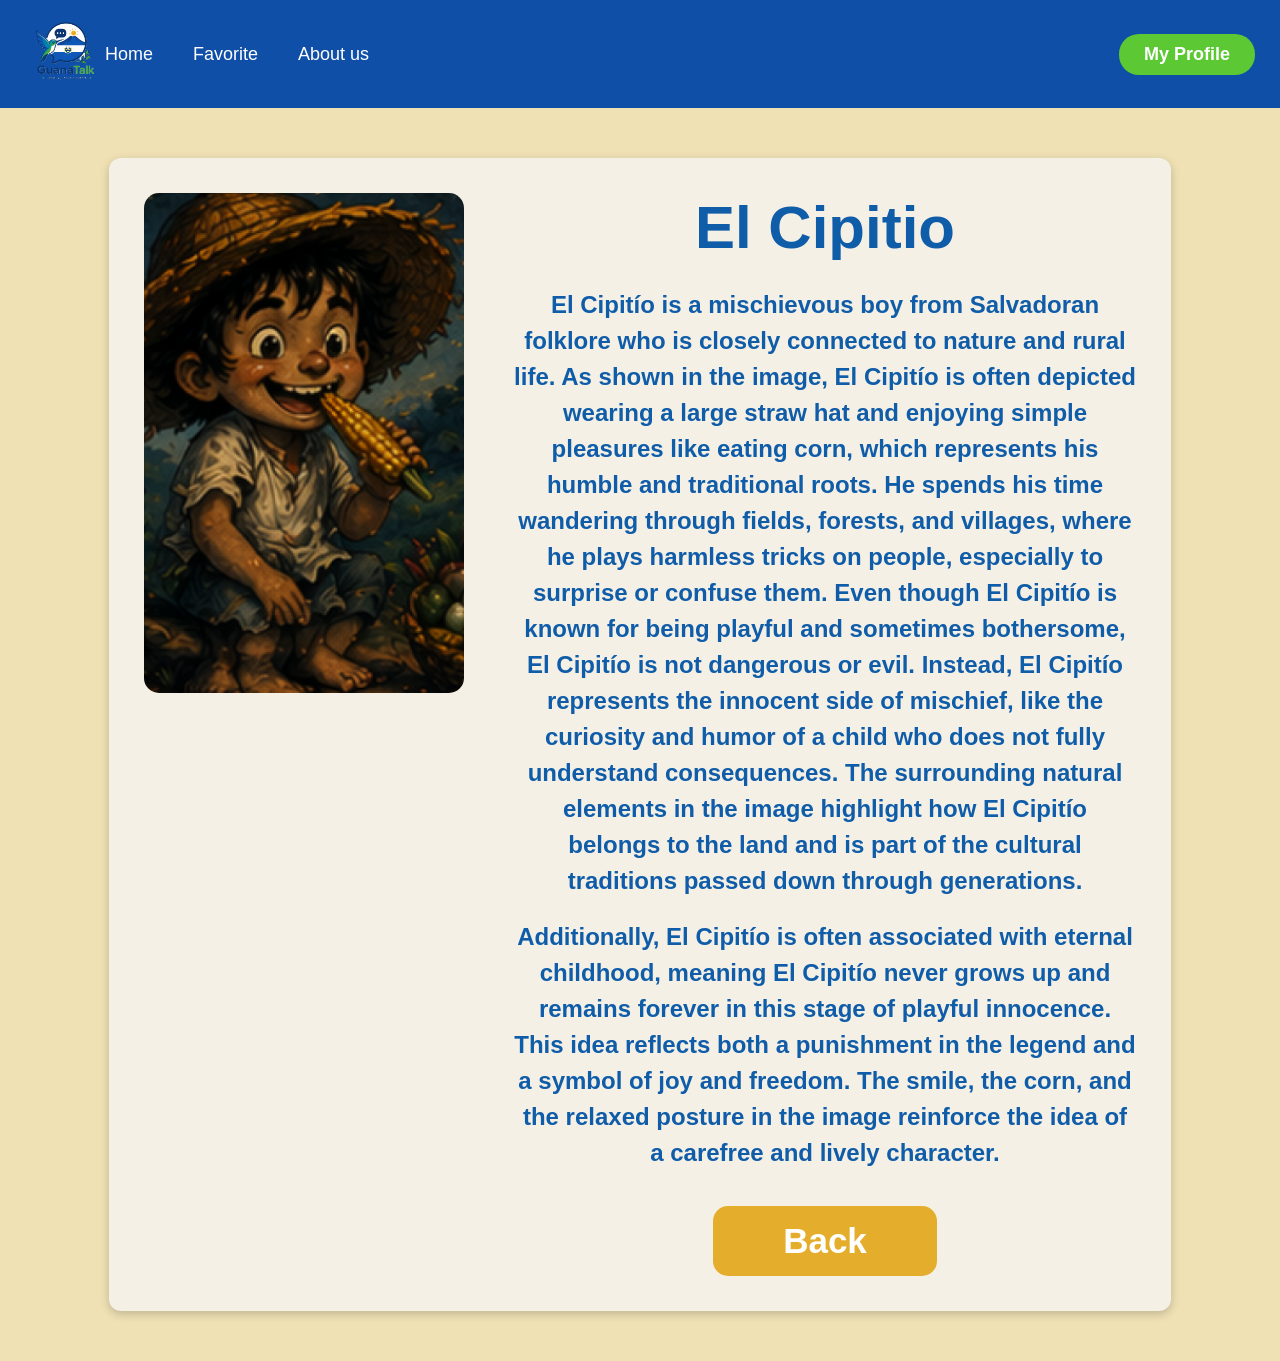
<file: GuanaTalk_2/cipitio.html>
<!DOCTYPE html>
<html lang="en">
<head>
    <meta charset="UTF-8">
    <meta name="viewport" content="width=device-width, initial-scale=1.0">
    <title>La Siguanaba</title>
    <link rel="stylesheet" href="legends.css">
</head>
<body>

    
    <header>
        <nav class="navbar">

            <div class="logo">
                <a href="index.html">
                    <img src="img/logo.png" alt="Logo">
                </a>
            </div>

            <ul class="nav-links">
                <li><a href="#">Home</a></li>
                <li><a href="#">Favorite</a></li>
                <li><a href="#">About us</a></li>
            </ul>

            <button class="profile-btn">My Profile</button>

        </nav>
    </header>

    
    <section class="main-container">

        <div class="legend-card">

            
            <div class="image-box">
                <img src="img/El Cipitio.png" alt="El Cipitio">
            </div>

            
            <div class="text-box">

                <h1>El Cipitio</h1>

                <p>
                    El Cipitío is a mischievous boy from Salvadoran folklore who is closely connected to nature and rural life.
                    As shown in the image, El Cipitío is often depicted wearing a large straw hat and enjoying simple pleasures like eating corn, which represents his humble and traditional roots.
                    He spends his time wandering through fields, forests, and villages, where he plays harmless tricks on people, especially to surprise or confuse them.
                    Even though El Cipitío is known for being playful and sometimes bothersome, El Cipitío is not dangerous or evil. Instead, El Cipitío represents the innocent side of mischief,
                    like the curiosity and humor of a child who does not fully understand consequences.
                    The surrounding natural elements in the image highlight how El Cipitío belongs to the land and is part of the cultural traditions passed down through generations.
                </p>

                <p>
                   Additionally, El Cipitío is often associated with eternal childhood, meaning El Cipitío never grows up and remains forever in this stage of playful innocence.
                    This idea reflects both a punishment in the legend and a symbol of joy and freedom. 
                    The smile, the corn, and the relaxed posture in the image reinforce the idea of a carefree and lively character.
                </p>

                <a href="index.html"><button class="back-btn">Back</button></a>
            </div>

        </div>

    </section>

</body>
</html>
</file>
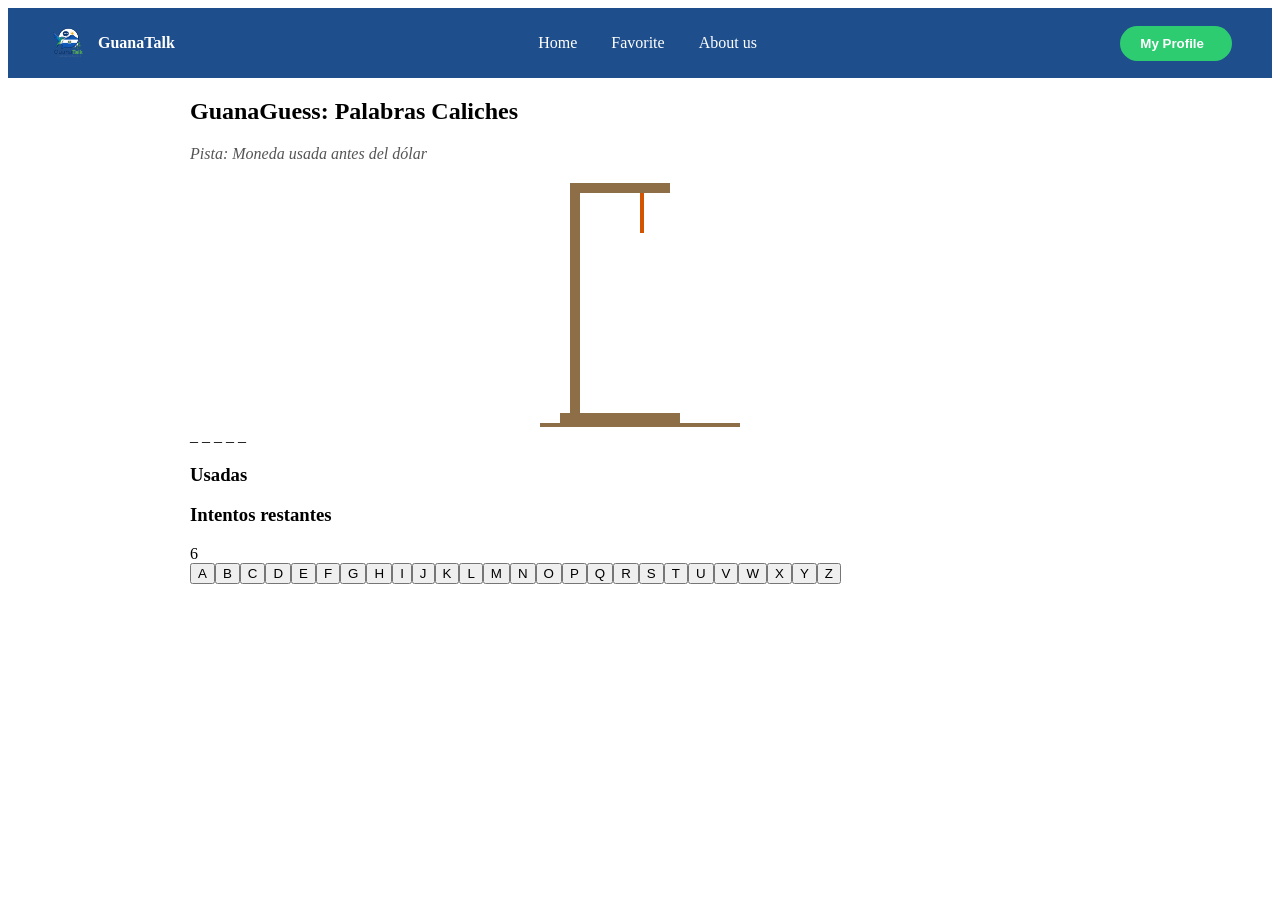
<file: GuanaTalk_2/game.html>
<!DOCTYPE html>
<html lang="es">
<head>
    <meta charset="UTF-8">
    <meta name="viewport" content="width=device-width, initial-scale=1.0">
    <title>GuanaTalk - Hangman</title>
    <link rel="stylesheet" href="game.css">
</head>
<body>

   <header class="navbar">
    <div class="logo">
        <img src="img/logo.png" alt="GuanaTalk Logo">
        <span>GuanaTalk</span>
    </div>
    <nav>
        <a href="index.html">Home</a>
        <a href="#">Favorite</a>
        <a href="#">About us</a>
    </nav>
    <div class="profile-dropdown">
        <button class="profile-btn">
            My Profile <i class="ri-arrow-down-s-line"></i>
        </button>
    </header>

    <main class="game-container">
        <h2 class="title">GuanaGuess: Palabras Caliches</h2>
        
        <div class="content-wrapper">
            <div class="game-board">
                <div class="hint-area">Pista: <span id="hint-text"></span></div>

                <div id="hangman-drawing">
                    <div id="h-stand"></div>
                    <div id="h-rope"></div>
                    <div id="h-head"></div>
                    <div id="h-body"></div>
                    <div id="h-arm-l"></div>
                    <div id="h-arm-r"></div>
                    <div id="h-leg-l"></div>
                    <div id="h-leg-r"></div>
                </div>

                <div id="word-display" class="word-display"></div>
                
                <div id="definition-area" class="definition-area" style="display: none;"></div>
            </div>

            <div class="stats-area">
                <h3>Usadas</h3>
                <div id="used-letters" class="used-letters"></div>
                <h3>Intentos restantes</h3>
                <div class="progress-bar">
                    <div id="progress" class="progress"></div>
                </div>
                <span id="attempts">5</span>
            </div>
        </div>

        <div id="keyboard" class="keyboard"></div>
    </main>

    <script src="script.js"></script>
</body>
</html>
</file>
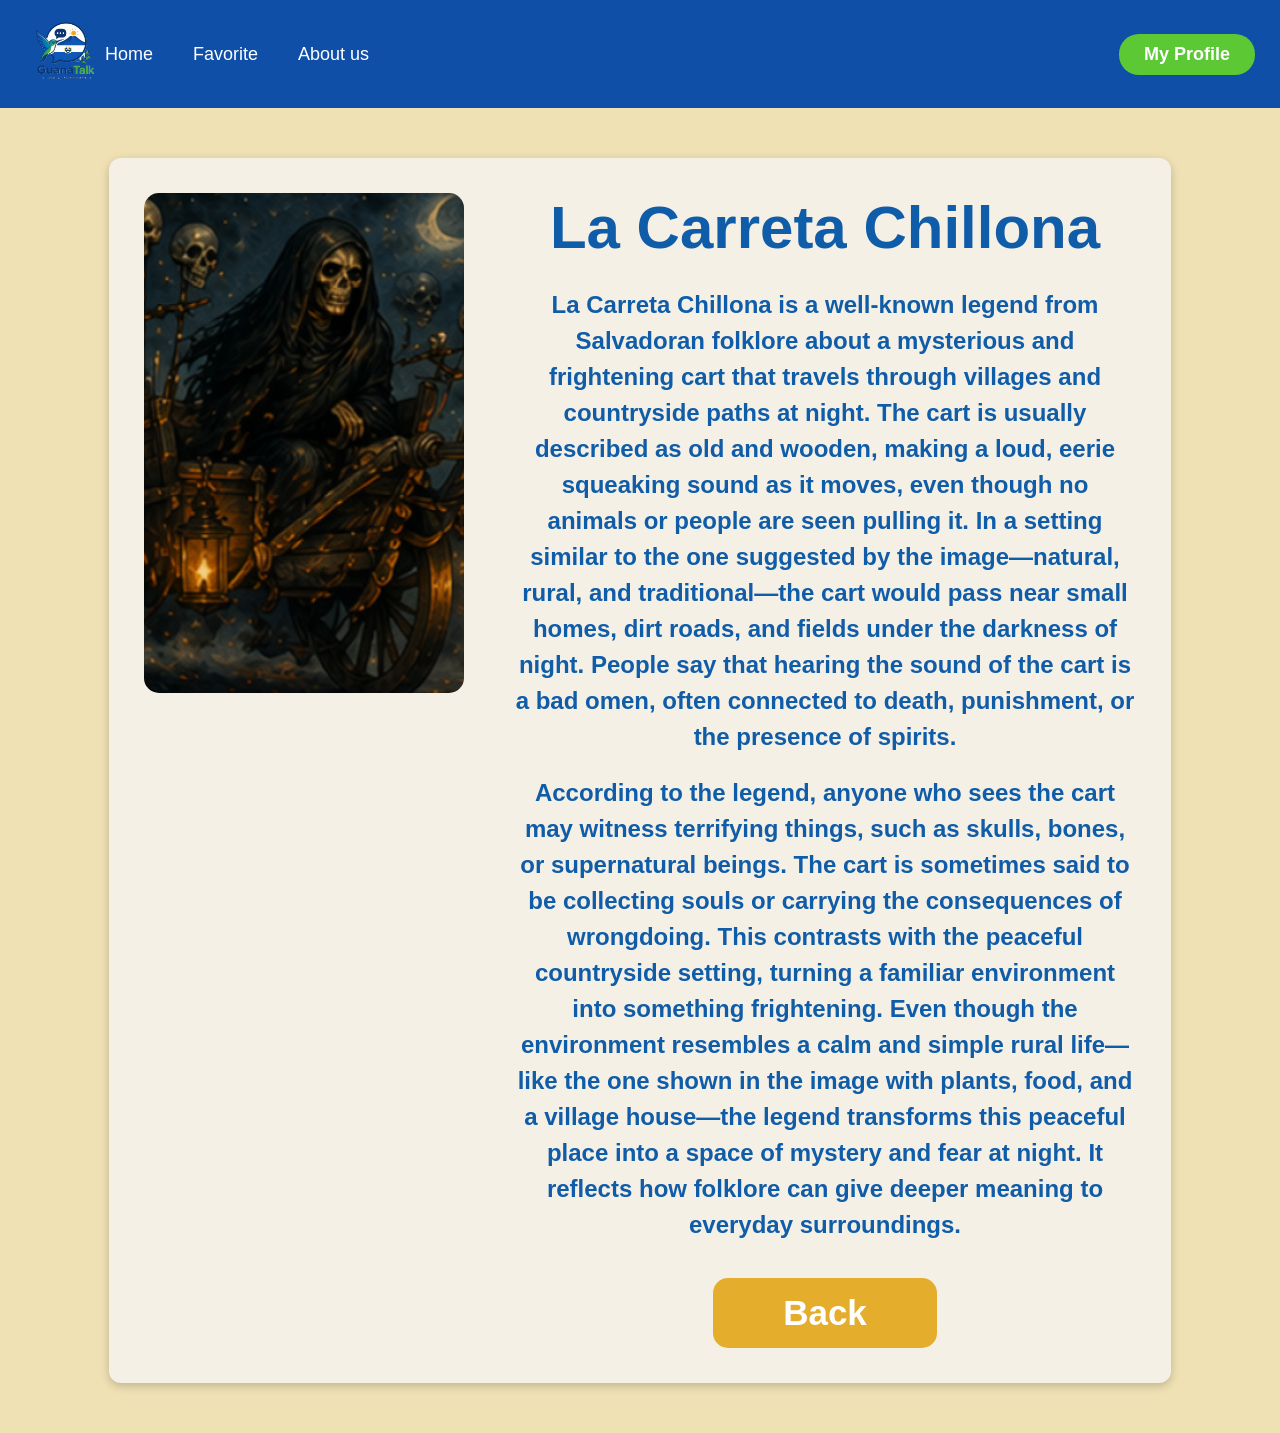
<file: GuanaTalk_2/LaCarretaChillona.html>
<!DOCTYPE html>
<html lang="en">
<head>
    <meta charset="UTF-8">
    <meta name="viewport" content="width=device-width, initial-scale=1.0">
    <title>La Carreta Chillona</title>
    <link rel="stylesheet" href="legends.css">
</head>
<body>

    
    <header>
        <nav class="navbar">

            <div class="logo">
                <a href="index.html">
                    <img src="img/logo.png" alt="Logo">
                </a>
            </div>

            <ul class="nav-links">
                <li><a href="#">Home</a></li>
                <li><a href="#">Favorite</a></li>
                <li><a href="#">About us</a></li>
            </ul>

            <button class="profile-btn">My Profile</button>

        </nav>
    </header>

    
    <section class="main-container">

        <div class="legend-card">

            
            <div class="image-box">
                <img src="img/La Carreta Chillona.png" alt="La Carreta Chillona">
            </div>

            
            <div class="text-box">

                <h1>La Carreta Chillona</h1>

                <p>
                   La Carreta Chillona is a well-known legend from Salvadoran folklore about a mysterious and frightening cart that travels through villages and countryside paths at night.
                    The cart is usually described as old and wooden, making a loud, eerie squeaking sound as it moves, even though no animals or people are seen pulling it.
                    In a setting similar to the one suggested by the image—natural, rural, and traditional—the cart would pass near small homes, dirt roads, and fields under the darkness of night.
                     People say that hearing the sound of the cart is a bad omen, often connected to death, punishment, or the presence of spirits.
                </p>

                <p>
                    According to the legend, anyone who sees the cart may witness terrifying things, such as skulls, bones, or supernatural beings.
                     The cart is sometimes said to be collecting souls or carrying the consequences of wrongdoing.
                      This contrasts with the peaceful countryside setting, turning a familiar environment into something frightening.
                    Even though the environment resembles a calm and simple rural life—like the one shown in the image with plants, food, and a village house—the legend transforms this peaceful place into a space of mystery and fear at night.
                     It reflects how folklore can give deeper meaning to everyday surroundings.
                </p>

                <a href="index.html"><button class="back-btn">Back</button></a>
            </div>

        </div>

    </section>

</body>
</html>
</file>
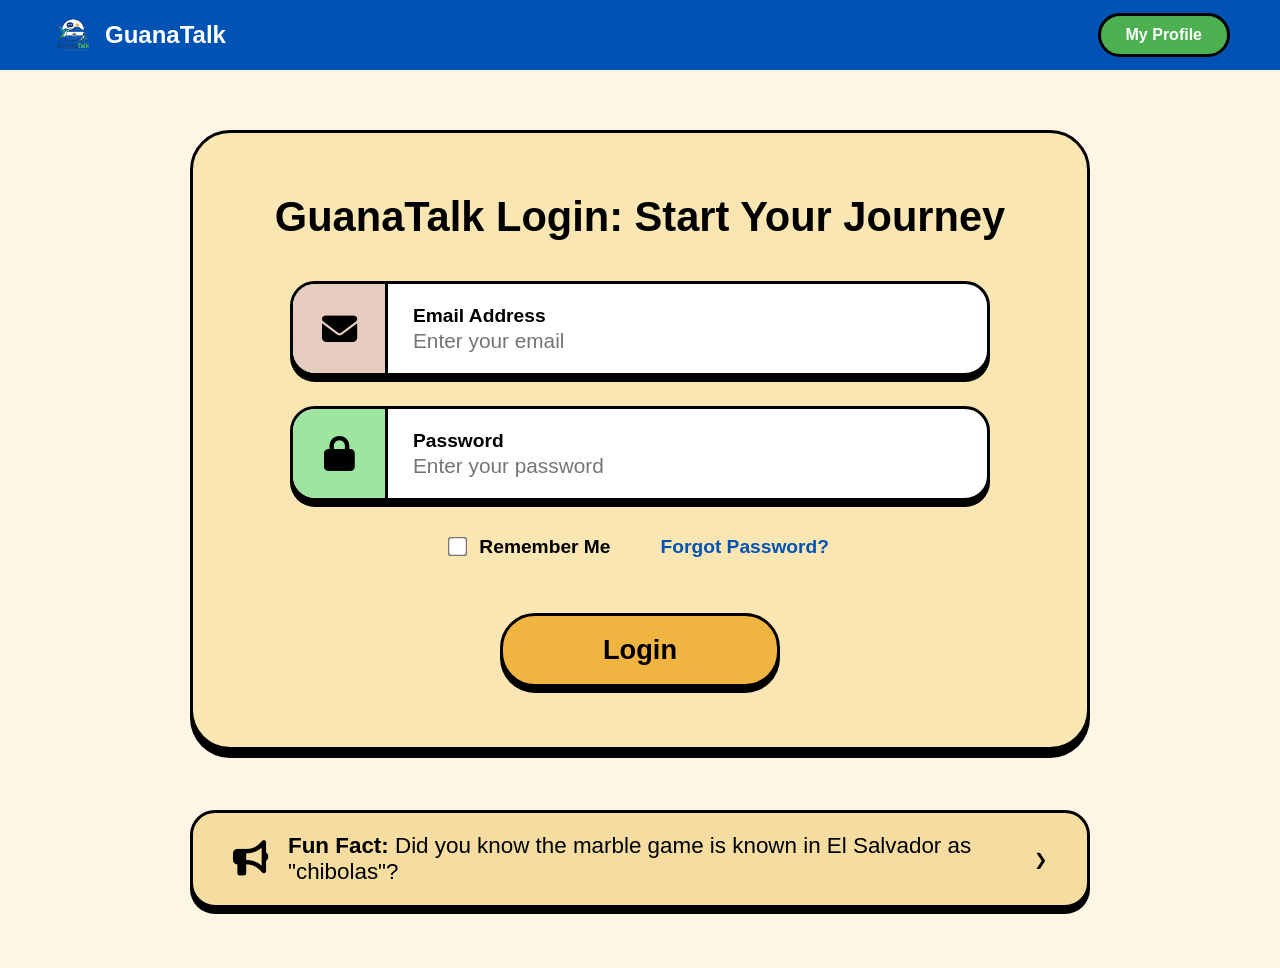
<file: GuanaTalk_2/login.html>
<!DOCTYPE html>
<html lang="es">
<head>
    <meta charset="UTF-8">
    <meta name="viewport" content="width=device-width, initial-scale=1.0">
    <title>GuanaTalk - Login</title>
    <link rel="stylesheet" href="https://cdnjs.cloudflare.com/ajax/libs/font-awesome/6.4.0/css/all.min.css">
    <link rel="stylesheet" href="login.css">
</head>
<body>
    <header class="navbar">
        <div class="logo">
            <a href="index.html" style="display: flex; align-items: center; gap: 10px; text-decoration: none; color: inherit;">
                <img src="img/logo.png" alt="GuanaTalk Logo">
                <span>GuanaTalk</span>
            </a>
        </div>
        <button class="profile-btn">My Profile</button>
    </header>

    <main class="login-container">
        <div class="login-card">
            <h1>GuanaTalk Login: Start Your Journey</h1>
            
            <form action="php/login.php" method="POST">
                
                <div class="input-group">
                    <div class="icon-box email-icon">
                        <i class="fa-solid fa-envelope"></i>
                    </div>
                    <div class="input-field">
                        <label>Email Address</label>
                        <input type="email" name="email" placeholder="Enter your email" required>
                    </div>
                </div>

                <div class="input-group">
                    <div class="icon-box lock-icon">
                        <i class="fa-solid fa-lock"></i>
                    </div>
                    <div class="input-field">
                        <label>Password</label>
                        <input type="password" name="password" placeholder="Enter your password" required>
                    </div>
                </div>

                <div class="form-options">
                    <label class="remember-me">
                        <input type="checkbox" name="remember"> Remember Me
                    </label>
                    <a href="#" class="forgot-pass">Forgot Password?</a>
                </div>

                <button type="submit" class="login-btn">Login</button>
            </form>
        </div>

        <div class="fun-fact-bar">
            <span class="megaphone"><i class="fa-solid fa-bullhorn"></i></span>
            <p><strong>Fun Fact:</strong> Did you know the marble game is known in El Salvador as "chibolas"?</p>
            <span class="arrow">❯</span>
        </div>
    </main>
</body>
</html>
</file>
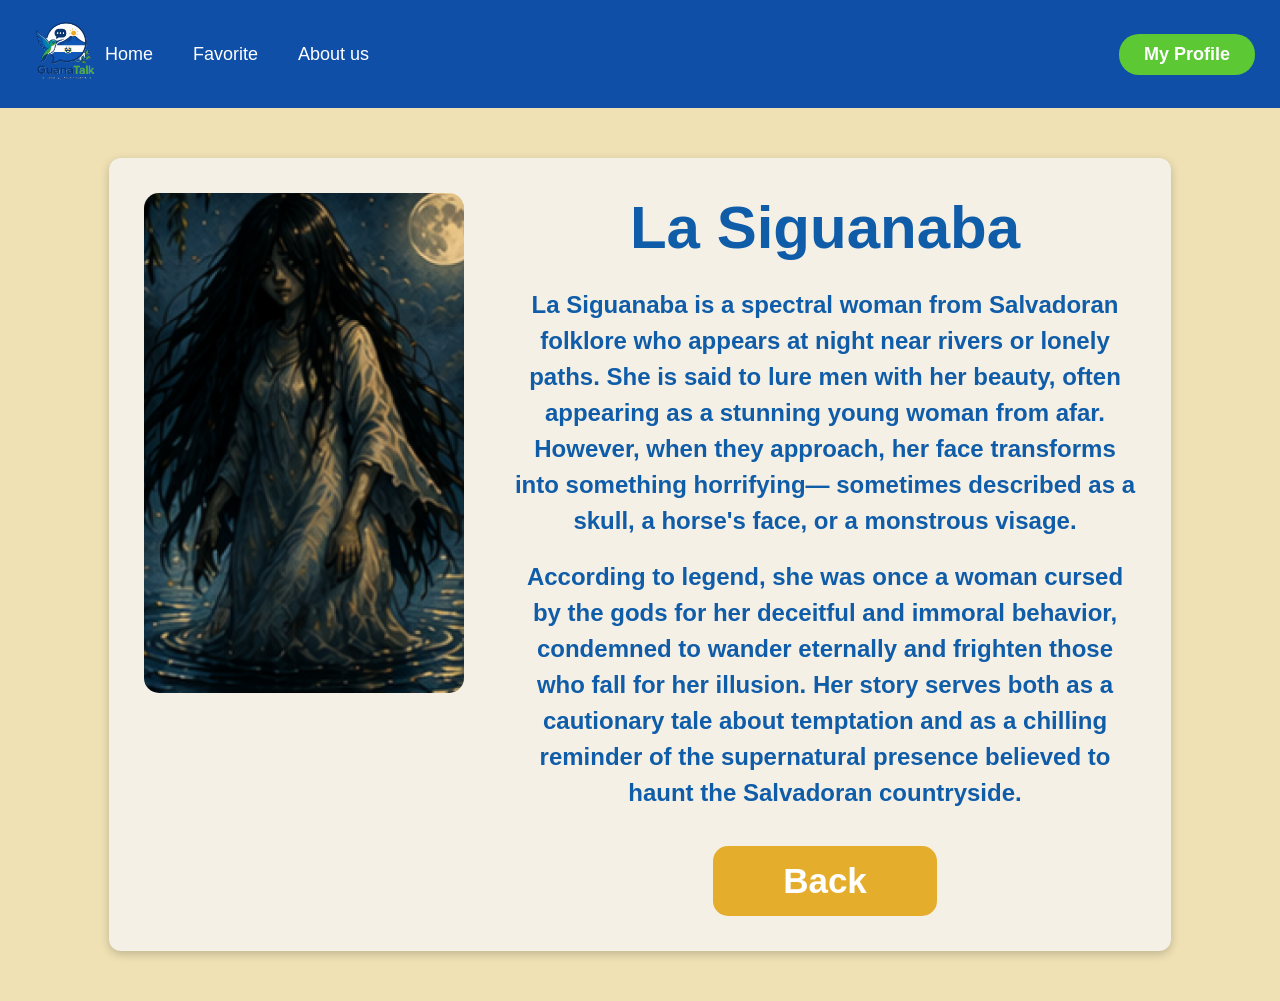
<file: GuanaTalk_2/read.html>
<!DOCTYPE html>
<html lang="en">
<head>
    <meta charset="UTF-8">
    <meta name="viewport" content="width=device-width, initial-scale=1.0">
    <title>La Siguanaba</title>
    <link rel="stylesheet" href="legends.css">
</head>
<body>

    
    <header>
        <nav class="navbar">

            <div class="logo">
                <a href="index.html">
                    <img src="img/logo.png" alt="Logo">
                </a>
            </div>

            <ul class="nav-links">
                <li><a href="#">Home</a></li>
                <li><a href="#">Favorite</a></li>
                <li><a href="#">About us</a></li>
            </ul>

            <button class="profile-btn">My Profile</button>

        </nav>
    </header>

    
    <section class="main-container">

        <div class="legend-card">

            
            <div class="image-box">
                <img src="img/La Siguanaba.png" alt="La Siguanaba">
            </div>

            
            <div class="text-box">

                <h1>La Siguanaba</h1>

                <p>
                    La Siguanaba is a spectral woman from Salvadoran folklore
                    who appears at night near rivers or lonely paths.
                    She is said to lure men with her beauty, often appearing
                    as a stunning young woman from afar. However, when they
                    approach, her face transforms into something horrifying—
                    sometimes described as a skull, a horse's face, or a
                    monstrous visage.
                </p>

                <p>
                    According to legend, she was once a woman cursed by the
                    gods for her deceitful and immoral behavior, condemned
                    to wander eternally and frighten those who fall for her
                    illusion. Her story serves both as a cautionary tale about
                    temptation and as a chilling reminder of the supernatural
                    presence believed to haunt the Salvadoran countryside.
                </p>

                <a href="index.html"><button   class="back-btn">Back</button></a>
            </div>

        </div>

    </section>

</body>
</html>
</file>
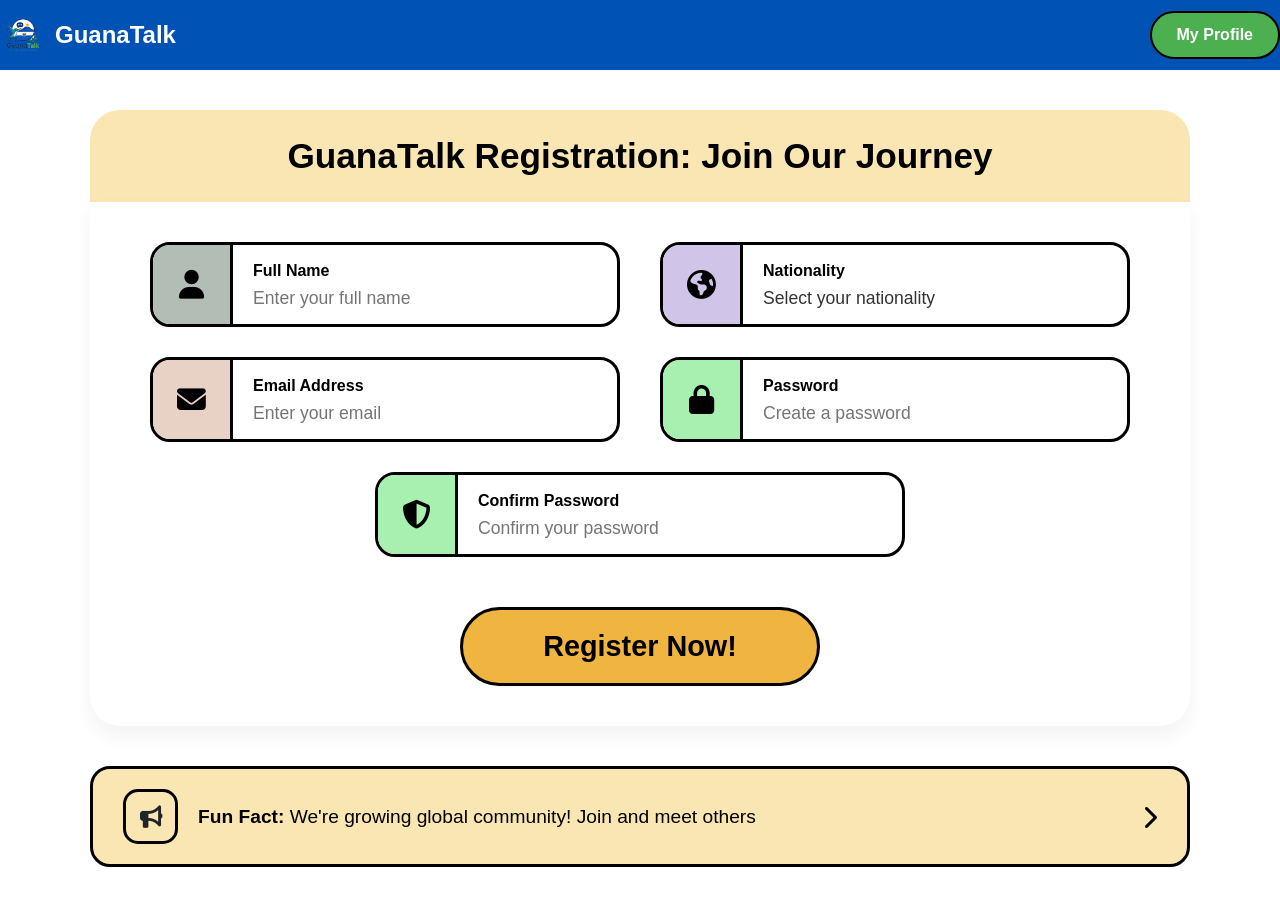
<file: GuanaTalk_2/register.html>
<!DOCTYPE html>
<html lang="en">
<head>
    <meta charset="UTF-8">
    <meta name="viewport" content="width=device-width, initial-scale=1.0">
    <title>Register GuanaTalk</title>
    <link rel="stylesheet" href="registerr.css">
    <link rel="stylesheet" href="https://cdnjs.cloudflare.com/ajax/libs/font-awesome/6.4.0/css/all.min.css">
    <link href="https://cdn.jsdelivr.net/npm/bootstrap@5.3.0/dist/css/bootstrap.min.css" rel="stylesheet">
</head>
<body>
    <header class="navbar">
         <div class="logo">
            <a href="index.html" style="display: flex; align-items: center; gap: 10px; text-decoration: none; color: inherit;">
                <img src="img/logo.png" alt="GuanaTalk Logo">
                <span>GuanaTalk</span>
            </a>
        </div>
        <button class="profile-btn">My Profile</button>
    </header>

    <div class="container">
        <div class="form-card-header">
            <h2>GuanaTalk Registration: Join Our Journey</h2>
        </div>
    </div>
    
    <form class="forms" action="php/register.php" method="POST">

        <div class="form-grid">

            <div class="form-group-container">
                <div class="icon-column side-name">
                    <span class="emoji-icon"><i class="fa-solid fa-user"></i></span>
                </div>
                <div class="input-column">
                    <label>Full Name</label>
                    <input type="text" name="nombre" placeholder="Enter your full name" required>
                </div>
            </div>

            <div class="form-group-container">
                <div class="icon-column side-nationality">
                    <span class="emoji-icon"><i class="fa-solid fa-earth-americas"></i></span>
                </div>
                <div class="input-column">
                    <label>Nationality</label>
                    <select name="nacionalidad" class="select-field" required>
                        <option value="" disabled selected>Select your nationality</option>
                        <option value="Salvadoreño">👤 Salvadoreño</option>
                        <option value="Extranjero">🌍 Extranjero</option>
                    </select>
                </div>
            </div>

            <div class="form-group-container">
                <div class="icon-column side-email">
                    <span class="emoji-icon"><i class="fa-solid fa-envelope"></i></span>
                </div>
                <div class="input-column">
                    <label>Email Address</label>
                    <input type="email" name="email" placeholder="Enter your email" required>
                </div>
            </div>

            <div class="form-group-container">
                <div class="icon-column side-password">
                    <span class="emoji-icon"><i class="fa-solid fa-lock"></i></span>
                </div>
                <div class="input-column">
                    <label>Password</label>
                    <input type="password" name="password" placeholder="Create a password" required>
                </div>
            </div>

            <div class="form-group-container">
                <div class="icon-column side-password">
                    <span class="emoji-icon"><i class="fa-solid fa-shield-halved"></i></span>
                </div>
                <div class="input-column">
                    <label>Confirm Password</label>
                    <input type="password" name="confirm_password" placeholder="Confirm your password" required>
                </div>
            </div>

        </div>

        <button class="register-btn" type="submit">Register Now!</button>

    </form>

    <div class="fun-fact">
        <div class="fun-left">
            <span class="megaphone-box"><i class="fa-solid fa-bullhorn"></i></span>
            <p><b>Fun Fact:</b> We're growing global community! Join and meet others</p>
        </div>
        <i class="fa-solid fa-chevron-right"></i>
    </div>

</body>
</html>
</file>
<file: GuanaTalk_2/legends.css>
*{
    margin: 0;
    padding: 0;
    box-sizing: border-box;
    font-family: Arial, Helvetica, sans-serif;
}

body{
    background-color: #EAD397;
}


.profile-btn{
    background-color: #46BA37;
    border: none;
    padding: 8px 20px;
    border-radius: 20px;
    color: white;
    cursor: pointer;
    font-weight: bold;
    margin-left:auto;
    

    
}

.hero{
    display: flex;
    justify-content: space-between;
    align-items: center;
    padding: 30px 50px;
}

.hero-text{
    max-width: 400px;
}

.hero-text h1{
    font-size: 55px;
    margin-bottom: 15px;
    color: black;
}

.hero-image img{
    width: 500px;
    border-radius: 20px;
}

.search-box input{
    width: 280px;
    padding: 12px 15px;
    border-radius: 25px;
    border: none;
    outline: none;
    box-shadow: 0px 2px 5px rgba(0,0,0,0.2);
}

.cards-container{
    display: flex;
    justify-content: center;
    gap: 35px;
    padding: 20px 40px 50px;
    flex-wrap: wrap;
    
}

.card{
    background-color: #c9972f;
    width: 240px;
    border-radius: 20px;
    padding: 18px;
    text-align: center;
    color: white;
    box-shadow: 0px 4px 10px rgba(0,0,0,0.3);
    align-items: center;
}

.card img{
    width: 100%;
    height: 150px;
    object-fit: cover;
    border-radius: 15px;
    margin-bottom: 15px;
    
}

.card h2{
    font-size: 30px;
    margin-bottom: 12px;
    
}

.card p{
    font-size: 20px;
    line-height: 1.4;
    margin-bottom: 18px;
    
}

.card button{
    background-color: hsl(44, 38%, 56%);
    border: none;
    padding: 10px 22px;
    border-radius: 20px;
    color: white;
    font-weight: bold;
    cursor: pointer;
    transition: 0.3s;
    
}

.card button:hover{
    background-color: #9c874f;
    
}


*{
    margin: 0;
    padding: 0;
    box-sizing: border-box;
    font-family: Arial, Helvetica, sans-serif;
}

body{
    background-color: #efe1b4;
}



.navbar{
    background-color: #0f4fa8;
    display: flex;
    justify-content: space-between;
    align-items: center;
    padding: 12px 25px;
}

.logo img{
    width: 80px;
    height: 80px;
}

.nav-links{
    display: flex;
    gap: 40px;
    list-style: none;
}

.nav-links a{
    text-decoration: none;
    color: white;
    font-size: 18px;
}

.profile-btn{
    background-color: #5bc834;
    color: white;
    border: none;
    padding: 10px 25px;
    border-radius: 20px;
    font-size: 18px;
    cursor: pointer;
}

/* MAIN SECTION */

.main-container{
    display: flex;
    justify-content: center;
    align-items: center;
    padding: 50px;
}

/* CARD */

.legend-card{
    background-color: #f5f0e6;
    width: 90%;
    max-width: 1200px;
    border-radius: 12px;
    display: flex;
    gap: 50px;
    padding: 35px;
    box-shadow: 0px 3px 10px rgba(0,0,0,0.2);
}

/* IMAGE */

.image-box img{
    width: 320px;
    height: 500px;
    object-fit: cover;
    border-radius: 15px;
}

/* TEXT */

.text-box{
    flex: 1;
    text-align: center;
    color: #0f5ca8;
}

.text-box h1{
    font-size: 60px;
    margin-bottom: 25px;
}

.text-box p{
    font-size: 24px;
    line-height: 1.5;
    margin-bottom: 20px;
    font-weight: bold;
}

/* BUTTON */

.back-btn{
    margin-top: 15px;
    background-color: #e5ad2c;
    color: white;
    border: none;
    padding: 15px 70px;
    border-radius: 15px;
    font-size: 35px;
    font-weight: bold;
    cursor: pointer;
    transition: 0.3s;
}

.back-btn:hover{
    background-color: #c9921d;
}

/* RESPONSIVE */

@media(max-width: 900px){

    .legend-card{
        flex-direction: column;
        align-items: center;
        text-align: center;
    }

    .image-box img{
        width: 250px;
        height: 380px;
    }

    .text-box h1{
        font-size: 40px;
    }

    .text-box p{
        font-size: 18px;
    }

    .back-btn{
        font-size: 25px;
        padding: 12px 40px;
    }

}
</file>
<file: GuanaTalk_2/game.css>
.navbar {
    background-color: #1f4e8c;
    display: flex;
    justify-content: space-between;
    align-items: center;
    padding: 15px 40px;
    color: white;
    position: relative;
    z-index: 100;
}

.logo {
    display: flex;
    align-items: center;
    gap: 10px;
    font-weight: bold;
}

.logo img {
    height: 40px;
}

nav a {
    color: white;
    margin: 0 15px;
    text-decoration: none;
    font-weight: 500;
}

.profile-dropdown {
    position: relative;
    display: inline-block;
}

.profile-btn {
    background: #2ecc71;
    border: none;
    padding: 10px 20px;
    border-radius: 25px;
    color: white;
    cursor: pointer;
    font-weight: bold;
    display: flex;
    align-items: center;
    gap: 8px;
    transition: 0.3s;
}

.profile-btn:hover {
    background: #27ae60;
}

.game-container { max-width: 900px; margin: 20px auto; } /* Centrar y limitar ancho */

/* --- Estilos para las pistas y feedback --- */
.hint-area { font-style: italic; color: #555; margin-bottom: 10px; }
.definition-area {
    margin-top: 20px;
    padding: 15px;
    background: #fdf2e9;
    border: 2px solid #e67e22;
    border-radius: 8px;
    text-align: center;
}

/* --- ESTILOS CLAVE PARA EL AHORCADO CON CSS --- */
#hangman-drawing {
    position: relative;
    width: 200px; /* Ancho del área de dibujo */
    height: 250px; /* Alto del área de dibujo */
    margin: 0 auto;
    border-bottom: 4px solid #8e6e46; /* El suelo */
}

/* Base de la horca */
#h-stand {
    position: absolute;
    bottom: 0; left: 20px; width: 120px; height: 10px; background: #8e6e46;
}
#h-stand::before { /* Poste vertical */
    content: ''; position: absolute; bottom: 10px; left: 10px; width: 10px; height: 230px; background: #8e6e46;
}
#h-stand::after { /* Viga horizontal superior */
    content: ''; position: absolute; top: -230px; left: 10px; width: 100px; height: 10px; background: #8e6e46;
}

/* La soga */
#h-rope {
    position: absolute;
    top: 20px; left: 100px; width: 4px; height: 40px; background: #d35400;
}

/* Partes del cuerpo (Stickman) */
/* Usamos opacidad para ocultarlas por defecto */
#h-head, #h-body, #h-arm-l, #h-arm-r, #h-leg-l, #h-leg-r {
    position: absolute;
    background: #333;
    opacity: 0; /* Oculto por defecto */
    transition: opacity 0.3s ease; /* Efecto suave al aparecer */
}

#h-head {
    top: 60px; left: 87px; width: 30px; height: 30px;
    border-radius: 50%;
    border: 3px solid #333;
    background: none;
}

#h-body { top: 93px; left: 100px; width: 4px; height: 70px; opacity: 0; }
#h-arm-l { top: 100px; left: 80px; width: 40px; height: 4px; rotate: -45deg;}
#h-arm-r { top: 100px; left: 100px; width: 40px; height: 4px; rotate: 45deg;}
#h-leg-l { top: 160px; left: 80px; width: 40px; height: 4px; rotate: -45deg;}
#h-leg-r { top: 160px; left: 100px; width: 40px; height: 4px; rotate: 45deg;}

/* ... (Estilos del teclado y Used Letters) ... */
.used-letters span { font-weight: bold; text-transform: uppercase; margin: 0 5px; color: #777; text-decoration: line-through; }

.keyboard button.correct { background-color: #a9dfbf; color: #27ae60; }
.keyboard button.wrong { background-color: #fadbd8; color: #e74c3c; cursor: not-allowed; }
</file>
<file: GuanaTalk_2/login.css>
:root {
    --primary-blue: #0052b4;
    --accent-green: #4caf50;
    --bg-cream: #fdf5e6;
    --card-yellow: #f9e6b3;
    --btn-gold: #f0b440;
    --border-dark: #000000;
}

* {
    margin: 0;
    padding: 0;
    box-sizing: border-box;
    font-family: 'Segoe UI', Tahoma, sans-serif;
}

body {
    background-color: var(--bg-cream);
}

.navbar {
    background-color: var(--primary-blue);
    display: flex;
    justify-content: space-between;
    align-items: center;
    padding: 10px 50px;
    height: 70px;
}

.logo {
    display: flex;
    align-items: center;
    gap: 12px;
}
.logo img { height: 45px; }
.logo span { color: white; font-weight: bold; font-size: 1.5rem; }

.profile-btn {
    background-color: var(--accent-green);
    border: 3px solid var(--border-dark);
    padding: 10px 25px;
    border-radius: 25px;
    color: white;
    font-weight: bold;
    cursor: pointer;
    font-size: 1rem;
}

.login-card {
    background-color: var(--card-yellow);
    width: 90%;
    max-width: 900px; 
    margin: 60px auto;
    padding: 60px 40px; 
    border-radius: 40px;
    border: 3px solid var(--border-dark);
    box-shadow: 0 8px 0 var(--border-dark);
    text-align: center;
}

.login-card h1 {
    font-size: 2.6rem; 
    font-weight: 800;
    color: var(--border-dark);
    margin-bottom: 40px;
}

.input-group {
    display: flex;
    background: white;
    margin: 30px auto; 
    border-radius: 25px; 
    border: 3px solid var(--border-dark); 
    box-shadow: 0 6px 0 var(--border-dark); 
    overflow: hidden;
    max-width: 700px; 
    align-items: center;
    height: 95px; 
}

.icon-box {
    width: 95px; 
    height: 100%;
    display: flex;
    align-items: center;
    justify-content: center;
    font-size: 2.2rem; 
    color: var(--border-dark);
    border-right: 3px solid var(--border-dark); 
    flex-shrink: 0;
}

.email-icon { 
    background-color: #e5ccbf; 
}
.lock-icon { 
    background-color: #9ee5a0; 
}

.input-field {
    text-align: left;
    padding: 0 25px;
    flex-grow: 1;
}

.input-field label {
    display: block;
    font-size: 1.2rem;
    font-weight: 800;
    color: var(--border-dark);
    margin-bottom: 2px;
}

.input-field input {
    border: none;
    outline: none;
    width: 100%;
    font-size: 1.3rem; 
    background: transparent;
    color: #333;
}

/* OPCIONES Y BOTÓN */
.form-options {
    display: flex;
    justify-content: center; 
    align-items: center;     
    gap: 50px;           
    margin: 35px auto;         
    font-size: 1.2rem;     
    font-weight: 600;
}

.form-options input[type="checkbox"] {
    transform: scale(1.5); 
    margin-right: 10px;
}

.form-options a {
    color: var(--primary-blue);
    text-decoration: none;
    font-weight: 800;
}

.login-btn {
    background-color: var(--btn-gold);
    border: 3px solid var(--border-dark);
    padding: 18px 100px; 
    border-radius: 35px;
    font-size: 1.7rem;
    font-weight: 800;
    color: var(--border-dark);
    cursor: pointer;
    box-shadow: 0 6px 0 var(--border-dark);
    margin-top: 20px;
}

/* BARRA INFERIOR */
.fun-fact-bar {
    background-color: #f5dca0;
    width: 85%;
    max-width: 900px;
    margin: 60px auto; 
    padding: 20px 40px;
    border: 3px solid var(--border-dark);
    border-radius: 25px;
    box-shadow: 0 6px 0 var(--border-dark);
    display: flex;
    align-items: center;
    justify-content: space-between;
}

.fun-fact-bar p {
    font-size: 1.4rem; 
    color: var(--border-dark);
    margin: 0 20px;
    flex-grow: 1;
}

.megaphone {
    font-size: 2.2rem;
    color: var(--border-dark);
}
</file>
<file: GuanaTalk_2/registerr.css>
:root {
    --primary-blue: #0052b4;
    --accent-green: #4caf50;
    --bg-cream: #fdf5e6;
    --card-yellow: #f9e6b3;
    --btn-gold: #f0b440; 
}

* {
    margin: 0;
    padding: 0;
    box-sizing: border-box;
    font-family: 'Segoe UI', Tahoma, sans-serif;
}

body {
    background-color: var(--bg-cream);
}

/* NAVBAR */
.navbar {
    background-color: var(--primary-blue);
    display: flex;
    justify-content: space-between;
    align-items: center;
    padding: 10px 50px;
    height: 70px;
}

.logo {
    display: flex;
    align-items: center;
    gap: 12px;
}

.logo img { height: 45px; }
.logo span { color: white; font-weight: bold; font-size: 1.5rem; }

.profile-btn {
    background-color: var(--accent-green); 
    border: 2px solid #000000;             
    padding: 10px 25px;                   
    border-radius: 25px;
    color: white;
    font-weight: bold;
    cursor: pointer;
    font-size: 1rem;
    transition: background 0.2s;
}

.profile-btn:hover {
    background-color: #3fa332; 
}


.form-card-header {
    background-color: var(--card-yellow);
    width: 100%;
    max-width: 1100px;
    margin: 40px auto 0 auto;
    padding: 25px;
    border-top-left-radius: 30px;
    border-top-right-radius: 30px;
    text-align: center;
}

.form-card-header h2 {
    font-size: 2.2rem;
    font-weight: 800;
    color: #000;
    margin: 0;
}

.forms {
    background-color: white;
    width: 100%;
    max-width: 1100px;
    margin: 0 auto;
    padding: 40px 60px;
    border-bottom-left-radius: 30px;
    border-bottom-right-radius: 30px;
    text-align: center;
    box-shadow: 0px 10px 20px rgba(0,0,0,0.05);
}

.form-grid {
    display: grid;
    grid-template-columns: 1fr 1fr;
    gap: 30px 40px;
    margin-bottom: 40px;
}

.form-group-container {
    display: flex;
    background-color: #fff;
    border: 3.5px solid #000;
    border-radius: 20px;
    overflow: hidden;
    height: 85px;
}

.form-grid .form-group-container:nth-child(5) {
    grid-column: 1 / -1; 
    max-width: 530px;    
    margin: 0 auto;      
    width: 100%;
}

.icon-column {
    width: 80px;
    display: flex;
    align-items: center;
    justify-content: center;
    border-right: 3.5px solid #000;
    color: #000;
}

.side-name { background-color: #b2beb5; }
.side-nationality { background-color: #d1c4e9; }
.side-email { background-color: #e8d1c5; }
.side-password { background-color: #a8f0b0; }

.emoji-icon {
    font-size: 1.8rem;
    display: flex;
    align-items: center;
    justify-content: center;
}

.input-column {
    display: flex;
    flex-direction: column;
    justify-content: center;
    text-align: left;
    padding: 0 20px;
    flex-grow: 1;
    position: relative;
}

.input-column label {
    font-weight: 800;
    font-size: 1rem;
    color: #000;
    margin-bottom: 2px;
}

.input-column input,
.input-column select.select-field {
    border: none !important;
    outline: none !important;
    font-size: 1.1rem;
    background: transparent;
    width: 100%;
    color: #333;
}

.input-column select.select-field {
    cursor: pointer;
    padding: 0;
    appearance: none;
    -webkit-appearance: none;
    -moz-appearance: none;
}

.input-column select.select-field option {
    background-color: #fff;
    color: #000;
}

.help-text {
    position: absolute;
    bottom: -25px;
    right: 10px;
    font-size: 0.95rem;
    color: #0052b4;
    font-weight: bold;
    text-decoration: underline;
    cursor: pointer;
    margin: 0;
}

.register-btn {
    background-color: var(--btn-gold); 
    color: black;                      
    border: 3.5px solid #000;          
    padding: 15px 80px;
    border-radius: 40px;
    font-size: 1.8rem;
    font-weight: bold;
    cursor: pointer;
    transition: background 0.2s, transform 0.1s;
    margin-top: 10px;
}

.register-btn:hover {
    background-color: #e2a42b; 
}

.register-btn:active {
    transform: scale(0.98);   
}

.fun-fact {
    background-color: #f9e6b3;
    border: 3.5px solid #000;
    border-radius: 20px;
    width: 100%;
    max-width: 1100px;
    margin: 40px auto;
    padding: 20px 30px;
    display: flex;
    justify-content: space-between;
    align-items: center;
}

.fun-left {
    display: flex;
    align-items: center;
    gap: 20px;
}

.megaphone-box {
    background-color: #f9e6b3;
    border: 3.5px solid #000;
    border-radius: 15px;
    width: 55px;
    height: 55px;
    display: flex;
    align-items: center;
    justify-content: center;
    font-size: 1.4rem;
}

.fun-fact p {
    margin: 0;
    font-size: 1.2rem;
    color: #000;
}

.fun-fact i.fa-chevron-right {
    font-size: 1.5rem;
    color: #000;
    cursor: pointer;
}


@media (max-width: 992px) {
    .form-grid {
        grid-template-columns: 1fr;
        gap: 25px;
    }
    .form-grid .form-group-container:nth-child(5) {
        max-width: 100%; 
    }
    .forms {
        padding: 30px 20px;
    }
    .form-card-header h2 {
        font-size: 1.8rem;
    }
}
</file>
